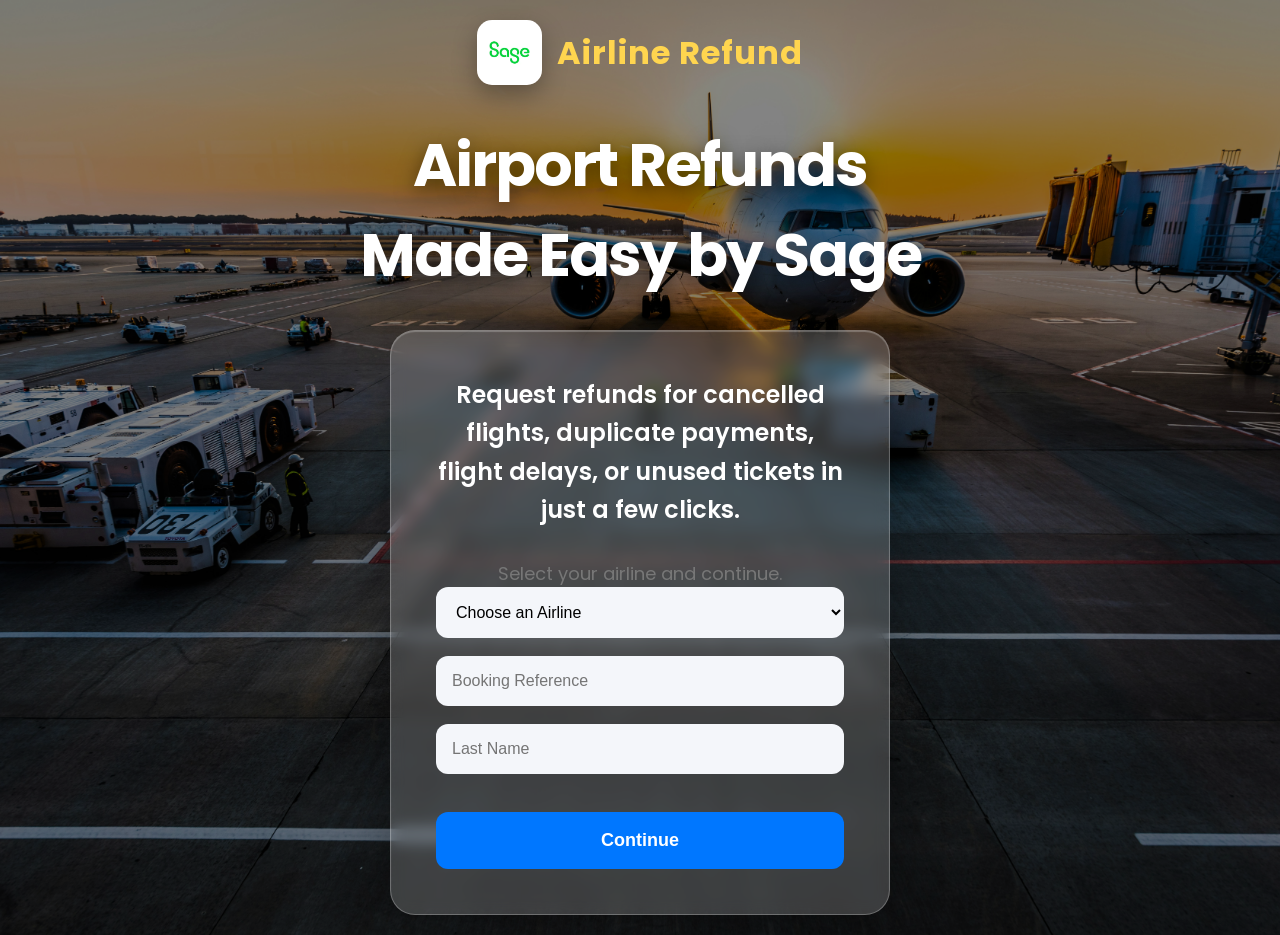
<file: Frontend/index.html>
<!DOCTYPE html>
<html lang="en">
<head>
    <meta charset="UTF-8">
    <meta name="viewport" content="width=device-width, initial-scale=1.0">

    <title>Airport Refund Service</title>

    <link rel="preconnect" href="https://fonts.googleapis.com">
    <link rel="preconnect" href="https://fonts.gstatic.com" crossorigin>

    <link href="https://fonts.googleapis.com/css2?family=Poppins:wght@300;400;500;600;700&display=swap" rel="stylesheet">

    <link rel="stylesheet" href="style.css">
</head>

<body>

<form action="refund.html" method="get">

<section class="background-img">

    <div class="logo-containers">
        <img class="logo" src="Images/sage.webp" alt="Logo">
        <h2 class="airport-refunds">Airline Refund</h2>
    </div>

    <h1>
        Airport Refunds <br>
        Made Easy <span class="bysage">by Sage</span>
    </h1>

    <div class="refund-container">

        <p class="refund-context">
            Request refunds for cancelled flights,
            duplicate payments,
            flight delays,
            or unused tickets in just a few clicks.
        </p>

        <p class="airline-selection">
            Select your airline and continue.
        </p>

        <select name="airport" required>

            <option value="">Choose an Airline</option>

            <option value="AC">Aero</option>

            <option value="AP">Air Peace</option>

        </select>

        <input
            type="text"
            placeholder="Booking Reference"
            required>

        <input
            type="text"
            placeholder="Last Name"
            required>

        <button type="submit">
            Continue
        </button>

    </div>

</section>

</form>

</body>
</html>
</file>
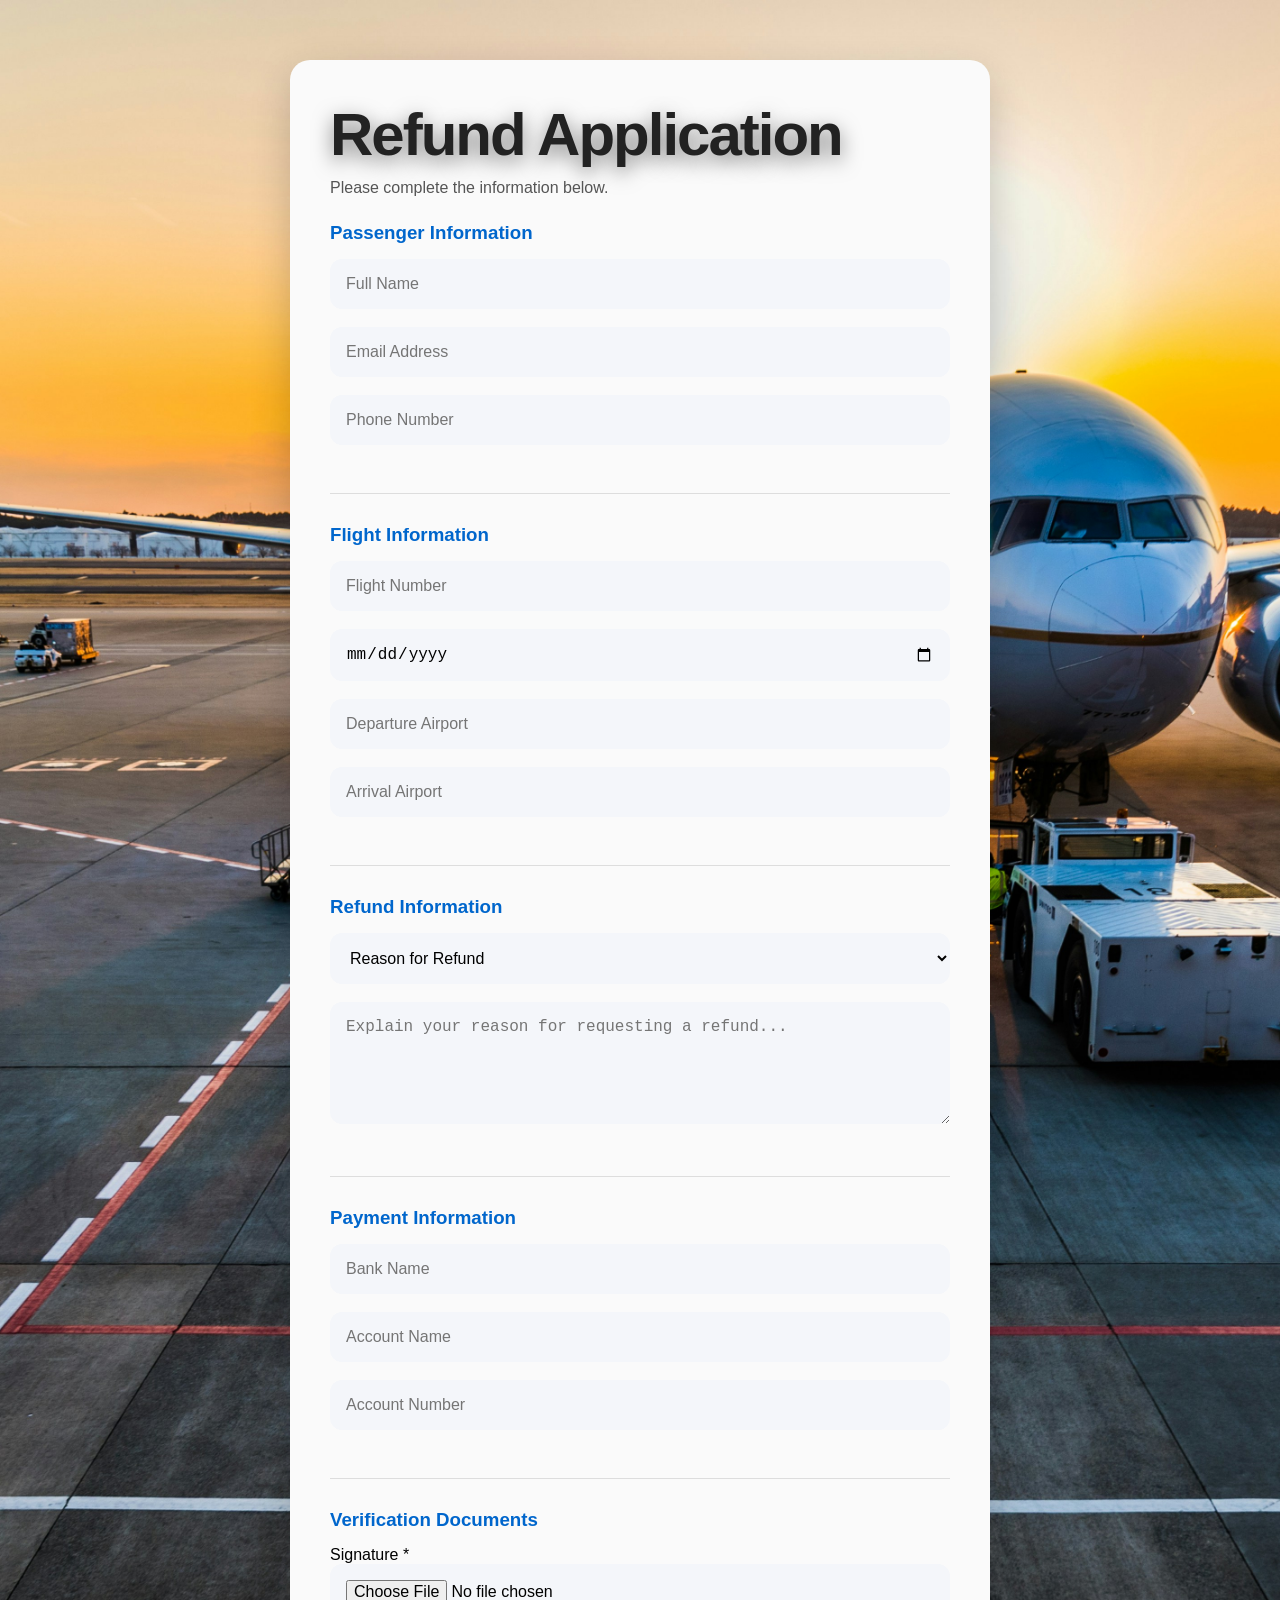
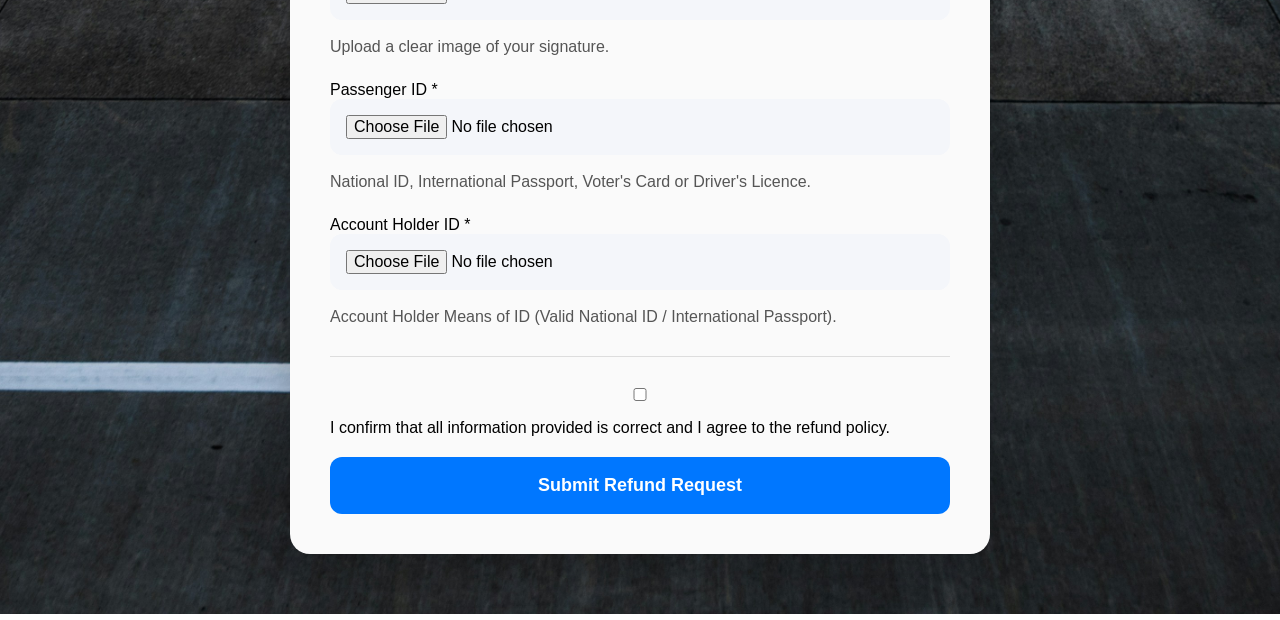
<file: Frontend/refund.html>
<!DOCTYPE html>
<html lang="en">
<head>
    <meta charset="UTF-8">
    <meta name="viewport" content="width=device-width, initial-scale=1.0">
    <title>Refund Application</title>
    <link rel="stylesheet" href="style.css">
</head>
<body>

<section class="refund-page">

    <div class="refund-box">

        <h1>Refund Application</h1>
        <p>Please complete the information below.</p>

        <form action="submission.html" method="get">

            <h3>Passenger Information</h3>

            <input type="text" placeholder="Full Name" required>

            <input type="email" placeholder="Email Address" required>

            <input type="tel" placeholder="Phone Number" required>

            <hr>

            <h3>Flight Information</h3>

            <input type="text" placeholder="Flight Number" required>

            <input type="date" required>

            <input type="text" placeholder="Departure Airport">

            <input type="text" placeholder="Arrival Airport">

            <hr>

            <h3>Refund Information</h3>

            <select required>
                <option value="">Reason for Refund</option>
                <option>Flight Cancelled</option>
                <option>Flight Delayed</option>
                <option>Duplicate Payment</option>
                <option>Unused Ticket</option>
                <option>Schedule Change</option>
            </select>

            <textarea placeholder="Explain your reason for requesting a refund..." rows="5"></textarea>

            <hr>

            <h3>Payment Information</h3>

            <input type="text" placeholder="Bank Name" required>

            <input type="text" placeholder="Account Name" required>

            <input type="text" placeholder="Account Number" required>

            <hr>

            <h3>Verification Documents</h3>

            <label>Signature <span>*</span></label>

            <input type="file" required>

            <p class="upload-note">
                Upload a clear image of your signature.
            </p>

            <label>
                Passenger ID <span>*</span>
            </label>

            <input type="file" required>

            <p class="upload-note">
                National ID, International Passport, Voter's Card or Driver's Licence.
            </p>

            <label>
                Account Holder ID <span>*</span>
            </label>

            <input type="file" required>

            <p class="upload-note">
                Account Holder Means of ID (Valid National ID / International Passport).
            </p>

            <hr>

            <label class="consent">
                <input type="checkbox" required>
                I confirm that all information provided is correct and I agree to the refund policy.
            </label>

            <button type="submit">
                Submit Refund Request
            </button>

        </form>

    </div>

</section>

</body>
</html>
</file>
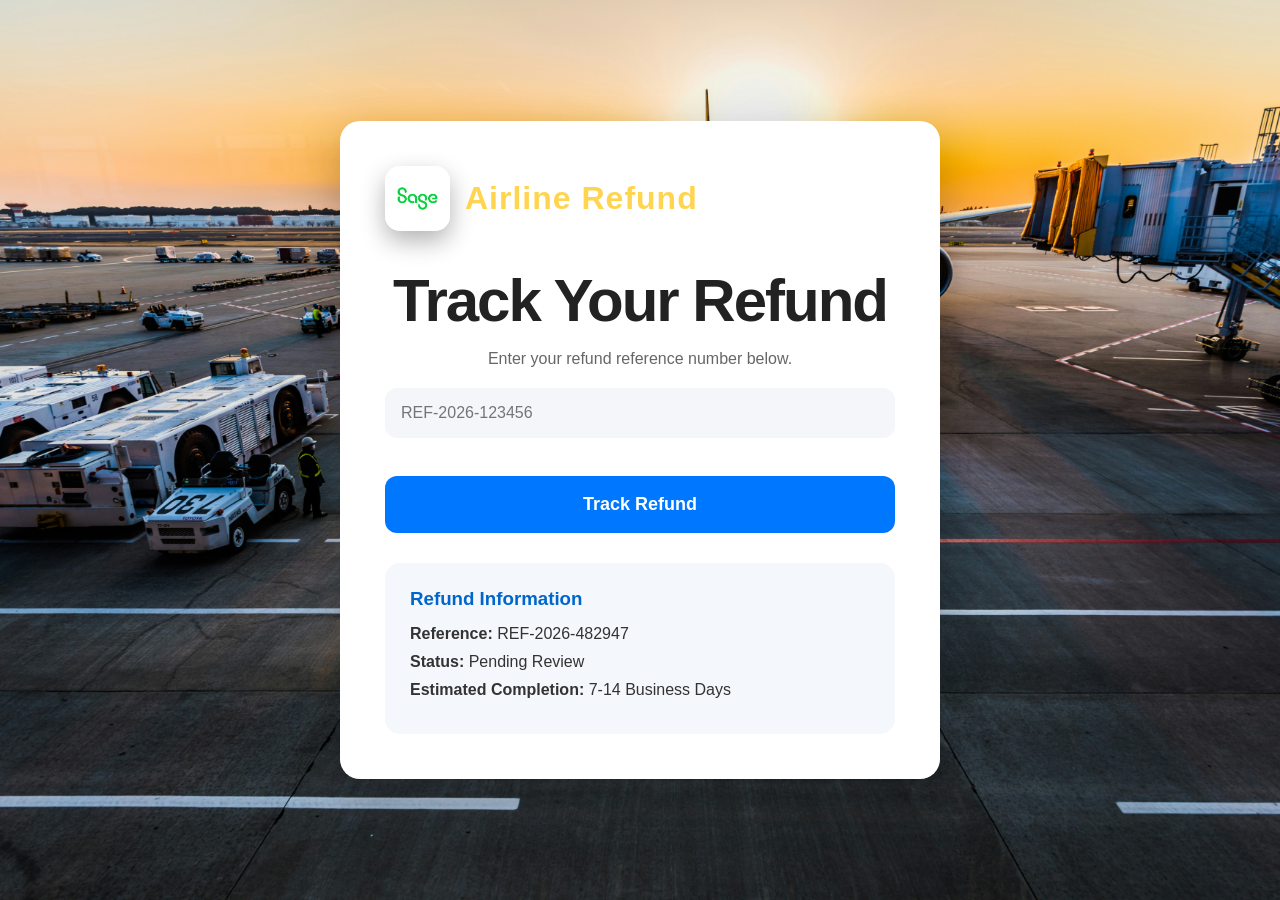
<file: Frontend/track.html>
<!DOCTYPE html>
<html lang="en">
<head>
    <meta charset="UTF-8">
    <meta name="viewport" content="width=device-width, initial-scale=1.0">
    <title>Track Refund</title>
    <link rel="stylesheet" href="style.css">
</head>
<body>

<section class="track-page">

    <div class="track-card">

        <div class="logo-containers">
            <img class="logo" src="Images/sage.webp" alt="">
            <h2 class="airport-refunds">Airline Refund</h2>
        </div>

        <h1>Track Your Refund</h1>

        <p>
            Enter your refund reference number below.
        </p>

        <input
            type="text"
            placeholder="REF-2026-123456">

        <button>
            Track Refund
        </button>

        <div class="tracking-result">

            <h3>Refund Information</h3>

            <p>
                <strong>Reference:</strong>
                REF-2026-482947
            </p>

            <p>
                <strong>Status:</strong>
                Pending Review
            </p>

            <p>
                <strong>Estimated Completion:</strong>
                7-14 Business Days
            </p>

        </div>

    </div>

</section>

</body>
</html>
</file>
<file: Frontend/style.css>
*{
    margin:0;
    padding:0;
    box-sizing:border-box;
}

body{
    font-family:"Poppins",sans-serif;
}

img{
    display:block;
    max-width:100%;
}

/*home page */

.background-img{
    background-image:url("Images/rocker-sta-RSYBi_1fhfM-unsplash.jpg");
    background-size:cover;
    background-position:center;
    background-repeat:no-repeat;

    min-height:100vh;

    display:flex;
    flex-direction:column;
    justify-content:center;
    align-items:center;

    text-align:center;

    color:white;

    padding:20px;

    position:relative;
}

.background-img::before{
    content:"";
    position:absolute;
    inset:0;
    background:rgba(0,0,0,.45);
}

.background-img > *{
    position:relative;
    z-index:1;
}

/*LOGO */

.logo-containers{
    display:flex;
    align-items:center;
    gap:15px;
    margin-bottom:35px;
}

.logo{
    width:65px;
    height:65px;
    border-radius:15px;
    box-shadow:0 10px 25px rgba(0,0,0,.3);
}

.airport-refunds{
    color:white;
    font-size:32px;
    font-weight:700;
    letter-spacing:1px;
}

/* HERO TEXt */

h1{
    font-size:60px;
    font-weight:700;
    letter-spacing:-2px;
    color:white;
    text-shadow:0 6px 20px rgba(0,0,0,.5);
    margin-bottom:30px;
}

/*HOME REFUND CARD
 */

.refund-container{
    width:500px;
    max-width:90%;

    background: rgba(255, 255, 255, 0.18);

    padding:45px;

    border-radius:25px;

    box-shadow:
        0 20px 50px rgba(0,0,0,.35),
        inset 0 1px 1px rgba(255,255,255,.25);

    
    border: 1px solid rgba(255,255,255,.25);

    backdrop-filter:blur(8px);
    -webkit-backdrop-filter: blur(20px);

    transition:.4s;
}

.refund-container:hover{
    transform:translateY(-8px);
    box-shadow:0 25px 60px rgba(0,0,0,.35);
}

.refund-context{
    color:white;
    font-size:24px;
    font-weight:600;
    line-height:1.6;
    margin-bottom:30px;
}

.airline-selection{
    color:#777;
    font-size:18px;

}

/* INPUTS */

input,
select,
textarea{
    width:100%;

    padding:16px;

    margin-bottom:18px;

    border:none;

    border-radius:12px;

    background:#f4f6fa;

    font-size:16px;

    transition:.3s;
}

input:focus,
select:focus,
textarea:focus{
    outline:none;
    background:white;
    box-shadow:0 0 0 3px rgba(0,119,255,.3);
}

textarea{
    resize:vertical;
}

/* bbuttons */

button{
    width:100%;

    padding:18px;

    margin-top:20px;

    border:none;

    border-radius:12px;

    background:#0077ff;

    color:white;

    font-size:18px;

    font-weight:600;

    cursor:pointer;

    transition:.35s;
}

button:hover{
    background:#005fd1;
    transform:translateY(-3px);
    box-shadow:0 15px 30px rgba(0,119,255,.4);
}

/*REFUND PAGE */

.refund-page{
    background-image:url("Images/rocker-sta-RSYBi_1fhfM-unsplash.jpg");
    background-size:cover;
    background-position:center;
    background-repeat:no-repeat;

    min-height:100vh;

    display:flex;
    justify-content:center;
    align-items:center;

    padding:60px 20px;
}

.refund-box{
    width:100%;
    max-width:700px;

    background:#fafafa;

    padding:40px;

    border-radius:20px;

    box-shadow:0 15px 40px rgba(0,0,0,.2);
}

.refund-box h1{
    color:#222;
    margin-bottom:10px;
}

.refund-box p{
    color:#555;
    margin-bottom:25px;
}

.refund-box h3{
    color:#0066cc;
    margin:25px 0 15px;
}

hr{
    border:none;
    border-top:1px solid #ddd;
    margin:30px 0;
}

.file-upload-box{
    background:#f8f9fc;
    border:1px solid #dfe5ee;
    border-radius:12px;
    padding:20px;
    margin-bottom:20px;
}

.file-upload-box label{
    display:block;
    font-weight:600;
    margin-bottom:10px;
    color:#333;
}

.file-upload-box small{
    display:block;
    margin-top:10px;
    color:#666;
    font-size:14px;
}

.file-upload-box input[type="file"]{
    padding:10px;
    background:white;
    border:1px solid #ccc;
    border-radius:8px;
}
/*  SUBMISSION PAGE */

.submission-page{
    background-image:url("Images/ChatGPT Image Jul 5, 2026, 04_58_44 PM.png");
    background-size:cover;
    background-position:center;

    min-height:100vh;

    display:flex;
    justify-content:center;
    align-items:center;

    padding:30px;
}

.submission-card{
    width:600px;
    max-width:90%;

    background:white;

    padding:50px;

    border-radius:20px;

    text-align:center;

    box-shadow:0 20px 40px rgba(0,0,0,.2);
}

.success-icon{
    width:90px;
    height:90px;

    margin:0 auto 25px;

    border-radius:50%;

    background:#28a745;

    color:white;

    font-size:50px;

    display:flex;
    justify-content:center;
    align-items:center;
}

.reference-box{
    margin:35px 0;
    padding:20px;

    background:#f3f6fb;

    border-radius:12px;
}

.reference-box h2{
    color:#0066cc;
    margin-top:10px;
}

.status{
    color:#d89c00;
    font-weight:600;
}

.buttons{
    display:flex;
    justify-content:center;
    gap:20px;
    margin-top:30px;
}

.buttons a{
    text-decoration:none;
    color:white;

    padding:15px 30px;

    border-radius:10px;
}

.track-btn{
    background:#0066cc;
}

.home-btn{
    background:#555;
}

/* ==========================================
   MOBILE RESPONSIVE
========================================== */

@media (max-width:768px){

    h1{
        font-size:38px;
    }

    .refund-container,
    .refund-box,
    .submission-card{
        width:100%;
        padding:30px;
    }

    .logo-containers{
        flex-direction:column;
    }

    .buttons{
        flex-direction:column;
    }

}

/* Track page */

.track-page{

    min-height:100vh;

    background-image:url("Images/rocker-sta-RSYBi_1fhfM-unsplash.jpg");

    background-size:cover;

    background-position:center;

    display:flex;

    justify-content:center;

    align-items:center;

    padding:20px;
}

.track-card{

    width:600px;

    max-width:90%;

    background:white;

    padding:45px;

    border-radius:20px;

    text-align:center;

    box-shadow:0 20px 50px rgba(0,0,0,.25);
}

.track-card h1{

    color:#222;

    margin-bottom:15px;

    text-shadow:none;
}

.track-card p{

    color:#666;

    margin-bottom:20px;
}

.tracking-result{

    margin-top:30px;

    padding:25px;

    background:#f4f7fb;

    border-radius:15px;

    text-align:left;
}

.tracking-result h3{

    color:#0066cc;

    margin-bottom:15px;
}

.tracking-result p{

    margin-bottom:10px;

    color:#333;
}

.airport-refunds{
    color:#FFD54F;;

    text-shadow:black;
}
</file>
